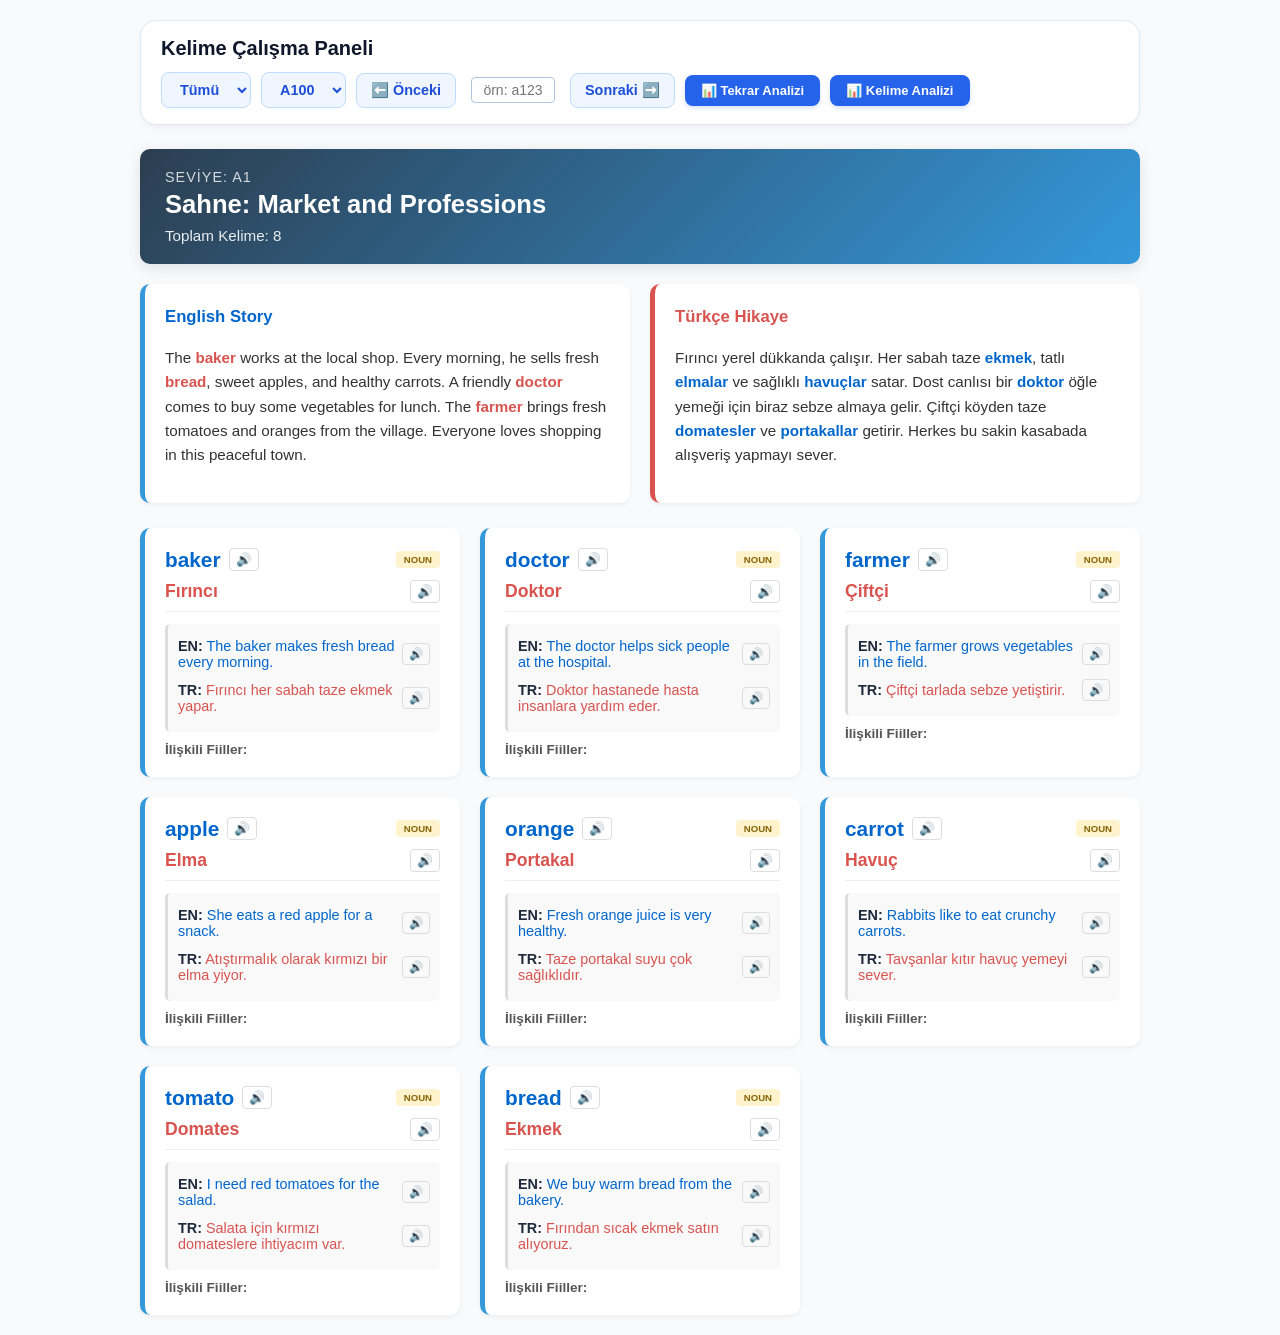
<file: index.html>
<!DOCTYPE html>
<html lang="tr">
<head>
    <meta charset="UTF-8">
    <meta name="viewport" content="width=device-width, initial-scale=1.0">
    <title>Kelime ve Soru Bankası</title>
    <link rel="stylesheet" href="style.css">
    <style>
        body {
            font-family: -apple-system, BlinkMacSystemFont, "Segoe UI", Roboto, Helvetica, Arial, sans-serif;
            background-color: #f8fafc;
            color: #1e293b;
            margin: 0;
            padding: 0;
        }

        .container {
            max-width: 1000px;
            margin: 20px auto;
            padding: 0 15px;
        }

        .header {
            background: #ffffff;
            border: 1px solid #e2e8f0;
            border-radius: 16px;
            padding: 16px 20px;
            box-shadow: 0 4px 6px -1px rgba(0, 0, 0, 0.04), 0 2px 4px -1px rgba(0, 0, 0, 0.02);
            margin-bottom: 24px;
        }

        .header-top {
            display: flex;
            justify-content: space-between;
            align-items: center;
            flex-wrap: wrap;
            gap: 12px;
        }

        .header-top h2 {
            margin: 0;
            font-size: 1.25rem;
            color: #0f172a;
            font-weight: 700;
        }

        .analysis-btn {
            background-color: #2563eb;
            color: white;
            padding: 8px 16px;
            text-decoration: none;
            border-radius: 8px;
            font-weight: 600;
            font-size: 13px;
            transition: all 0.2s ease;
            box-shadow: 0 2px 4px rgba(37, 99, 235, 0.2);
            display: inline-flex;
            align-items: center;
            gap: 5px;
        }

        .analysis-btn:hover {
            background-color: #1d4ed8;
            transform: translateY(-1px);
        }

        .selectors-wrapper {
            display: flex;
            align-items: center;
            gap: 10px;
            flex-wrap: wrap;
        }

        .selectors-wrapper select {
            background-color: #eff6ff;
            border: 1px solid #bfdbfe;
            color: #1d4ed8;
            padding: 8px 14px;
            border-radius: 8px;
            font-size: 0.9rem;
            font-weight: 600;
            transition: all 0.2s ease;
            outline: none;
            cursor: pointer;
        }

        .selectors-wrapper select:hover, 
        .selectors-wrapper select:focus {
            background-color: #dbeafe;
            border-color: #93c5fd;
            box-shadow: 0 0 0 3px rgba(59, 130, 246, 0.15);
        }

        .nav-arrow-btn {
            background-color: #eff6ff;
            border: 1px solid #bfdbfe;
            color: #1d4ed8;
            padding: 8px 14px;
            border-radius: 8px;
            cursor: pointer;
            font-weight: 600;
            font-size: 0.9rem;
            transition: all 0.2s ease;
        }

        .nav-arrow-btn:hover {
            background-color: #dbeafe;
            border-color: #93c5fd;
        }
    </style>
</head>
<body>

    <div class="container">
        <header class="header">
            <div class="header-top">
                <h2>Kelime Çalışma Paneli</h2>

                <div class="selectors-wrapper">
                    <!-- Yeni Seri Numaralandırma Düzeni -->
                    <select id="levelSelect" onchange="generateDayOptions()">
                        <option value="all">Tümü</option>
                        <option value="a100">A100 (A1 - 1. Seri)</option>
                        <option value="a200">A200 (A2 - 2. Seri)</option>
                        <option value="b300">B300 (B1 - 3. Seri)</option>
                        <option value="b400">B400 (B2 - 4. Seri)</option>
                        <option value="c500">C500 (C1 - 5. Seri)</option>
                        <option value="c600">C600 (C2 - 6. Seri)</option>
                    </select>

                    <select id="daySelect" onchange="loadData()"></select>

                    <button type="button" class="nav-arrow-btn" onclick="prevFile()" title="Önceki Dosya">⬅️ Önceki</button>
                    <button type="button" class="nav-arrow-btn" onclick="nextFile()" title="Sonraki Dosya">Sonraki ➡️</button>

                    <a href="analiz.html" class="analysis-btn">📊 Tekrar Analizi</a>
                    <a href="analysis.html" class="analysis-btn">📊 Kelime Analizi</a>
                </div>
            </div>
        </header>

        <div id="sceneBanner" class="scene-banner">
            <h3>Yükleniyor...</h3>
        </div>

        <main id="content" class="word-grid">
            <p>Veriler yükleniyor...</p>
        </main>
    </div>

    <script src="app.js"></script>
    <script>
        function nextFile() {
            const select = document.getElementById('daySelect');
            if (select && select.selectedIndex < select.options.length - 1) {
                select.selectedIndex++;
                loadData();
            }
        }

        function prevFile() {
            const select = document.getElementById('daySelect');
            if (select && select.selectedIndex > 0) {
                select.selectedIndex--;
                loadData();
            }
        }
    </script>
</body>
</html>
</file>
<file: style.css>
body {
    font-family: 'Segoe UI', Tahoma, Geneva, Verdana, sans-serif;
    background: #f0f2f5;
    margin: 0;
    padding: 20px;
    color: #333;
}

.container {
    max-width: 1000px;
    margin: auto;
}

/* Üst Seçim Paneli - Kelime Kutularının Rengiyle Uyumlu (Beyaz) */
.header {
    background: #fff;
    padding: 20px;
    border-radius: 10px;
    margin-bottom: 20px;
    box-shadow: 0 2px 5px rgba(0,0,0,0.05);
    border-left: 5px solid #3498db;
    display: flex;
    justify-content: space-between;
    align-items: center;
    flex-wrap: wrap;
    gap: 15px;
}

.header h2 {
    margin: 0;
    font-size: 1.4em;
    color: #2c3e50;
}

/* Mavi Başlık Alanı (Sadece Başlık ve Sayaç İçin) */
.scene-banner {
    background: linear-gradient(135deg, #2c3e50, #3498db);
    color: #fff;
    padding: 20px 25px;
    border-radius: 10px;
    margin-bottom: 20px;
    box-shadow: 0 4px 15px rgba(0,0,0,0.1);
}

.banner-level {
    font-size: 0.9em;
    text-transform: uppercase;
    letter-spacing: 1px;
    opacity: 0.8;
    margin-bottom: 5px;
}

.banner-title {
    font-size: 1.6em;
    font-weight: bold;
    margin-bottom: 8px;
}

.banner-count {
    font-size: 0.95em;
    opacity: 0.9;
}

/* Hikaye Alanı - Mavi Alandan Bağımsız, Yan Yana İki Kutu */
.story-container {
    display: grid;
    grid-template-columns: 1fr 1fr;
    gap: 20px;
    margin-bottom: 25px;
}

@media (max-width: 768px) {
    .story-container {
        grid-template-columns: 1fr; /* Mobilde alt alta geçer */
    }
}

.story-box-en, .story-box-tr {
    background: #fff;
    color: #333;
    padding: 20px;
    border-radius: 10px;
    font-size: 0.95em;
    line-height: 1.6;
    box-shadow: 0 2px 5px rgba(0,0,0,0.05);
}

.story-box-en {
    border-left: 5px solid #3498db; /* Sol mavi çizgi */
}

.story-box-tr {
    border-left: 5px solid #d9534f; /* Sol kırmızı çizgi */
}

.story-title {
    font-weight: bold;
    margin-bottom: 10px;
    display: block;
    font-size: 1.1em;
}

.story-box-en .story-title {
    color: #0066cc;
}

.story-box-tr .story-title {
    color: #d9534f;
}

/* Hikaye İçindeki Hedef Kelimeleri Kırmızı Vurgulama */
/* İngilizce Vurgu (Kırmızı) */
.highlight-word-en {
    color: #d9534f;
    font-weight: bold;
}

/* Türkçe Vurgu (Mavi) */
.highlight-word-tr {
    color: #0066cc;
    font-weight: bold;
}

.selectors {
    display: flex;
    gap: 10px;
}

select {
    padding: 10px 15px;
    font-size: 16px;
    border-radius: 6px;
    border: 1px solid #ced4da;
    background: #fff;
    cursor: pointer;
}

.word-grid {
    display: grid;
    grid-template-columns: repeat(auto-fill, minmax(300px, 1fr));
    gap: 20px;
}

.card {
    background: #fff;
    padding: 20px;
    border-radius: 10px;
    border-left: 5px solid #3498db;
    box-shadow: 0 2px 5px rgba(0,0,0,0.05);
}

.word-row {
    display: flex;
    justify-content: space-between;
    align-items: center;
    margin-bottom: 8px;
}

.word-box {
    display: flex;
    align-items: center;
    gap: 8px;
}

.en-word {
    font-size: 1.3em;
    font-weight: bold;
    color: #0066cc; 
}

.type {
    font-size: 0.6em;
    background: #fff3cd;
    color: #856404;
    padding: 3px 8px;
    border-radius: 4px;
    text-transform: uppercase;
    font-weight: bold;
}

.sound-btn {
    background: none;
    border: 1px solid #ddd;
    cursor: pointer;
    font-size: 0.8em;
    padding: 3px 6px;
    border-radius: 4px;
    transition: background 0.2s;
}

.sound-btn:hover {
    background: #e4e6eb;
}

.tr-row {
    display: flex;
    justify-content: space-between;
    align-items: center;
    margin-bottom: 12px;
    border-bottom: 1px solid #eee;
    padding-bottom: 8px;
}

.tr {
    color: #d9534f;
    font-weight: 600;
    font-size: 1.1em;
}

.example {
    background: #f9f9f9;
    padding: 10px;
    border-radius: 5px;
    font-size: 0.9em;
    border-left: 3px solid #ddd;
    margin-bottom: 10px;
}

.example p {
    margin: 4px 0;
}

.en-sentence {
    color: #0066cc;
}

.tr-sentence {
    color: #d9534f;
}

.example-line {
    display: flex;
    justify-content: space-between;
    align-items: center;
    margin-bottom: 4px;
}

.related {
    margin-top: 10px;
    font-size: 0.85em;
    color: #555;
}
</file>
